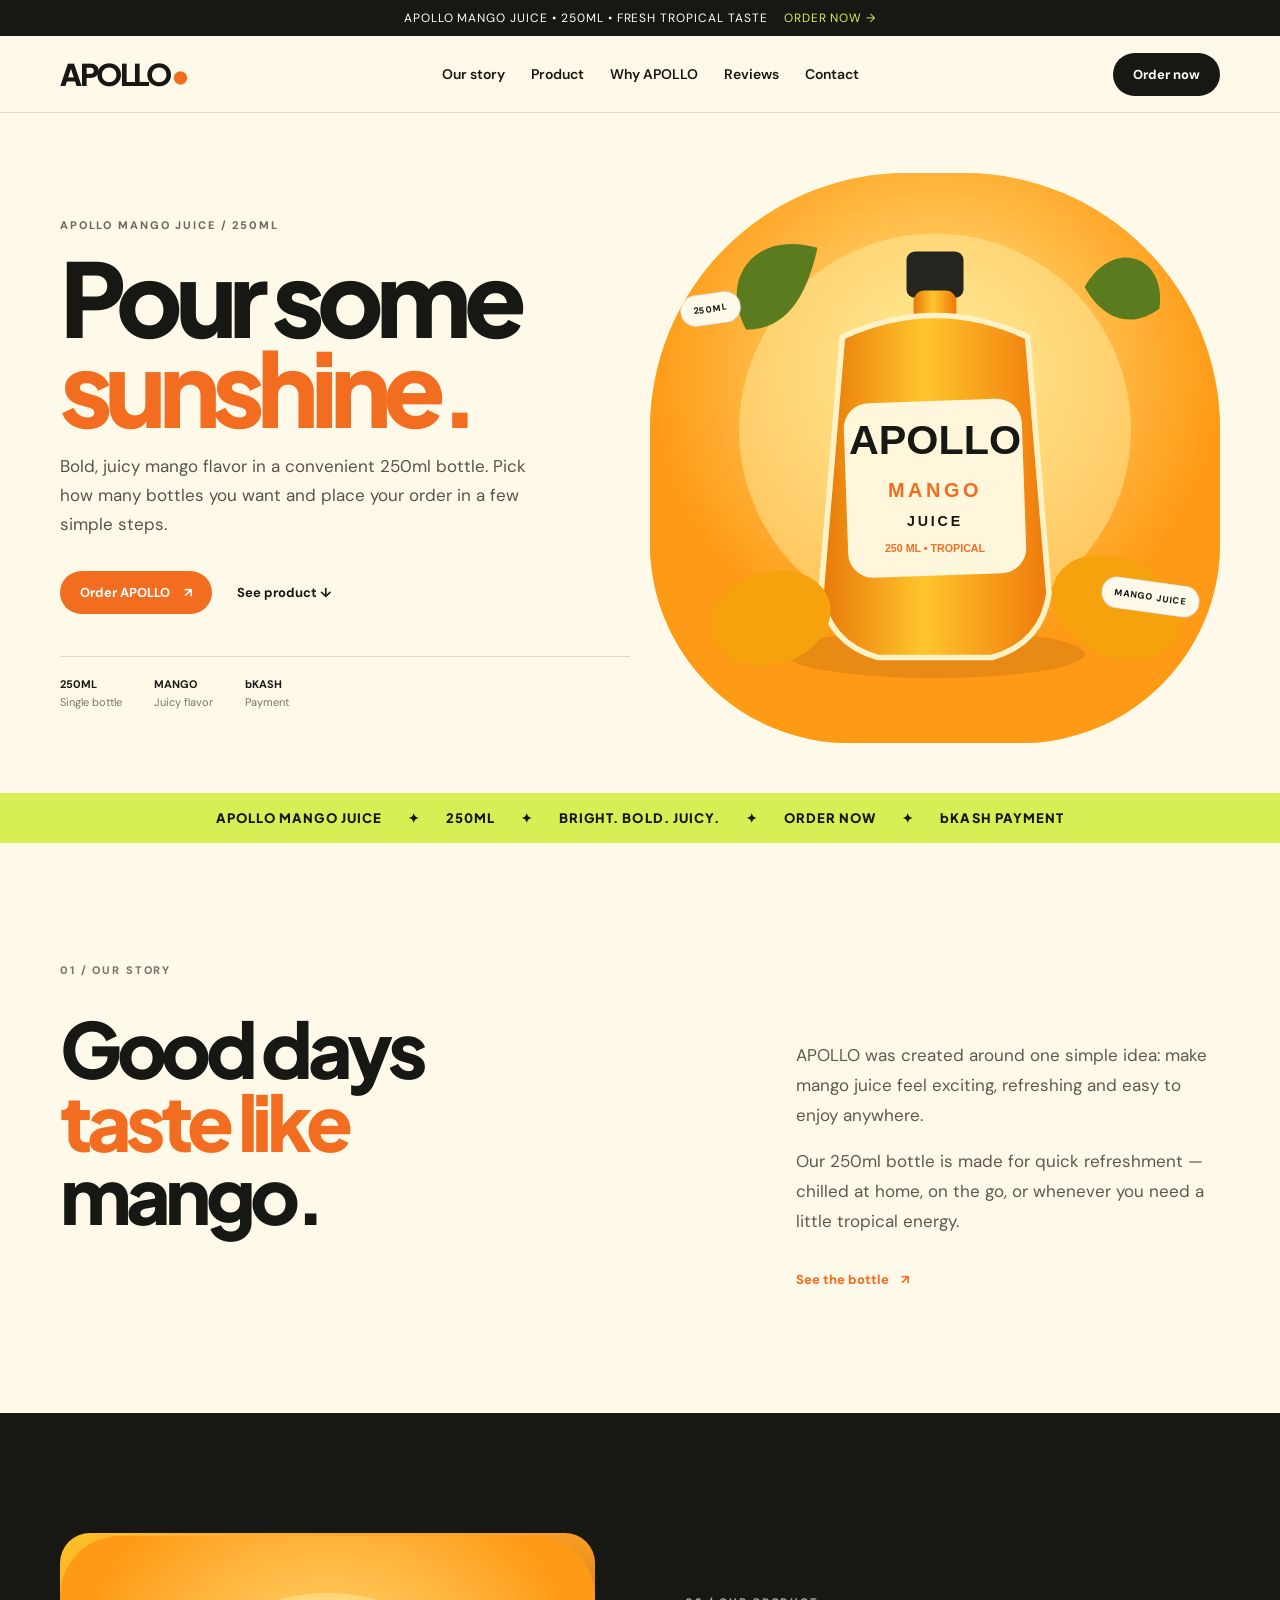
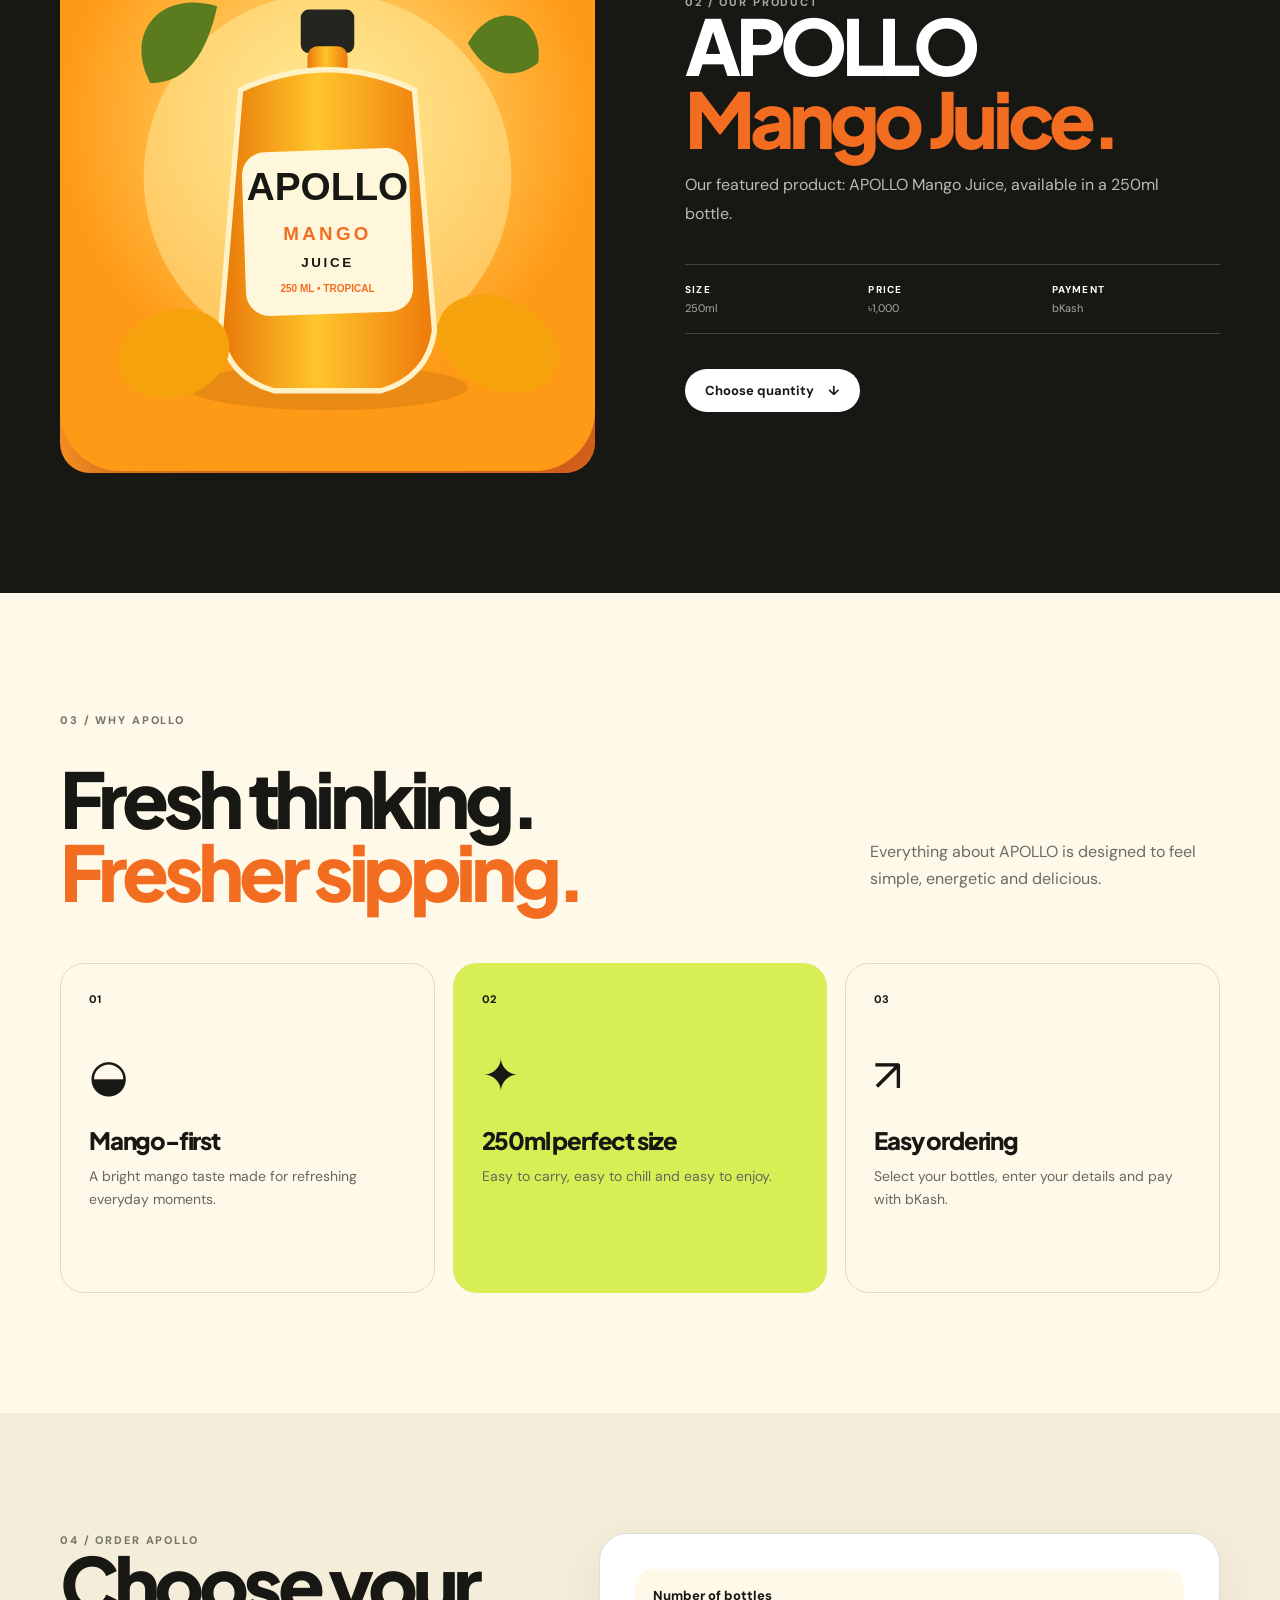
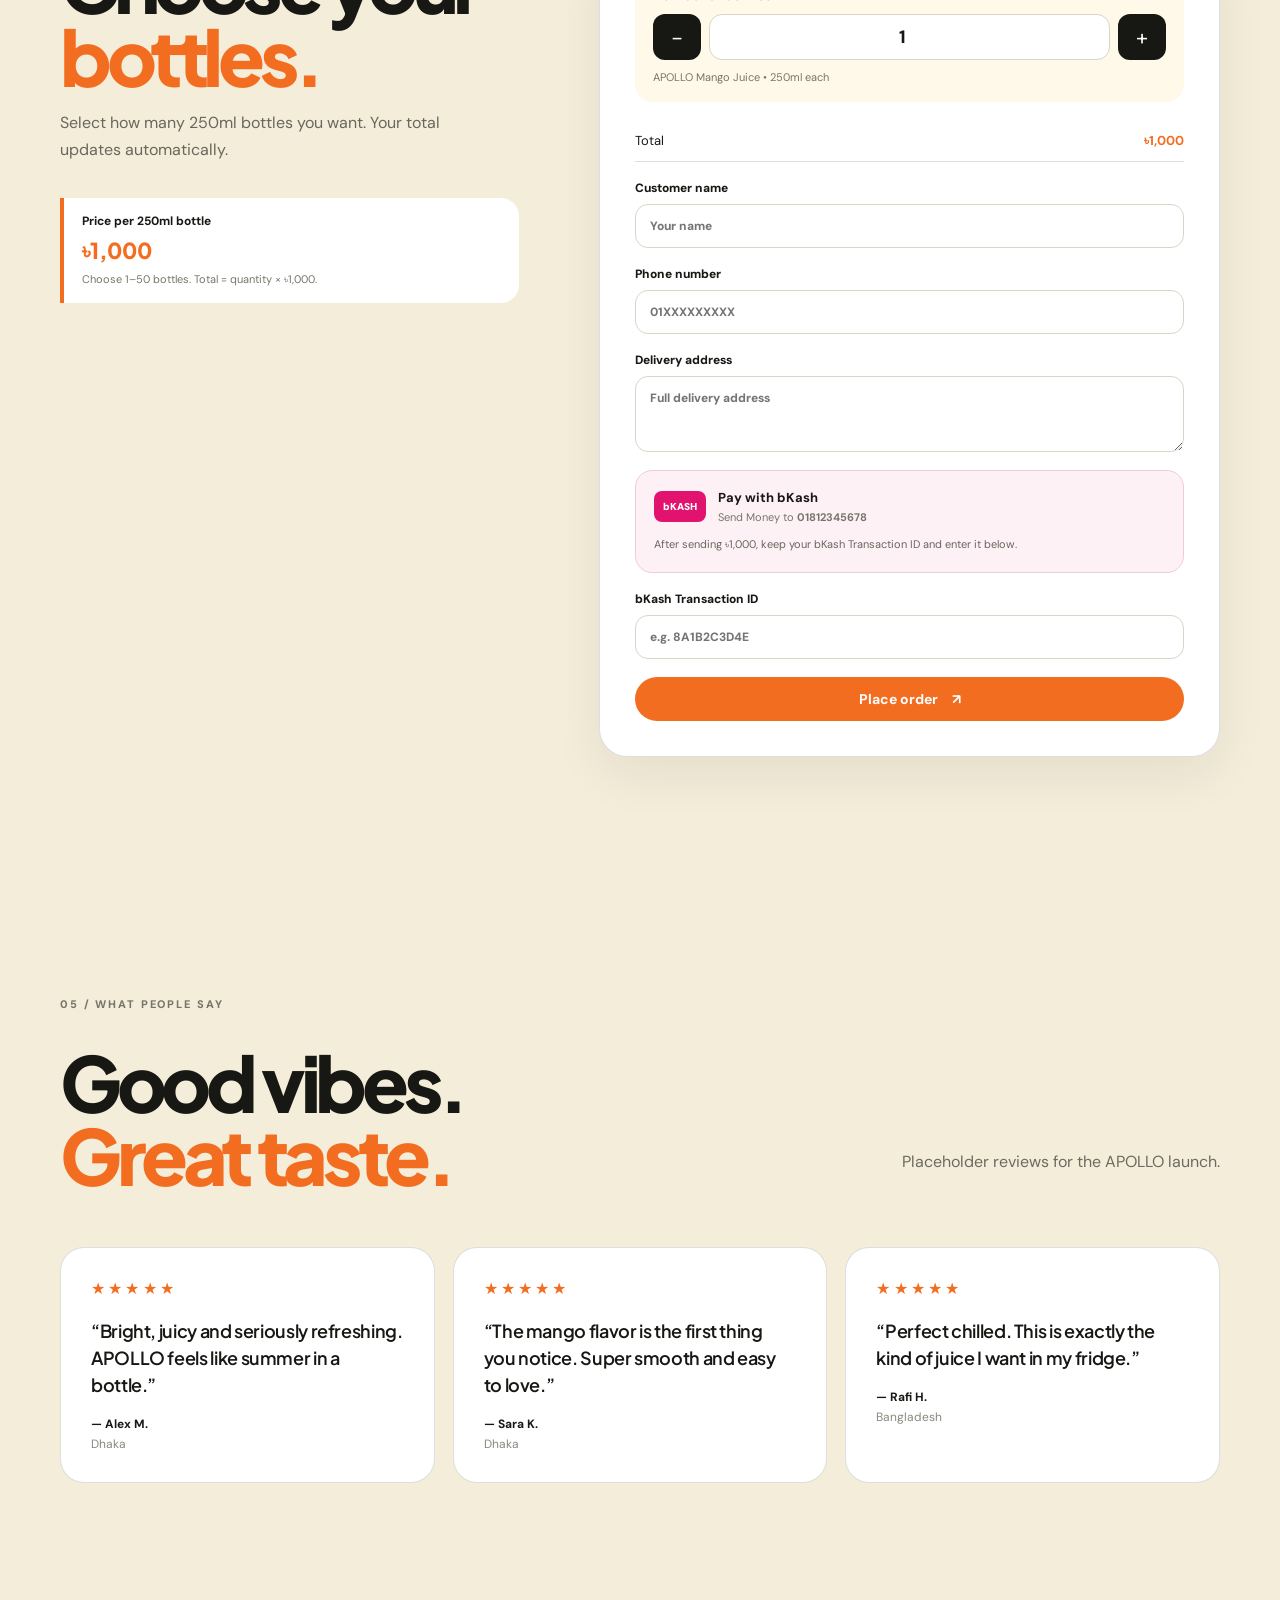
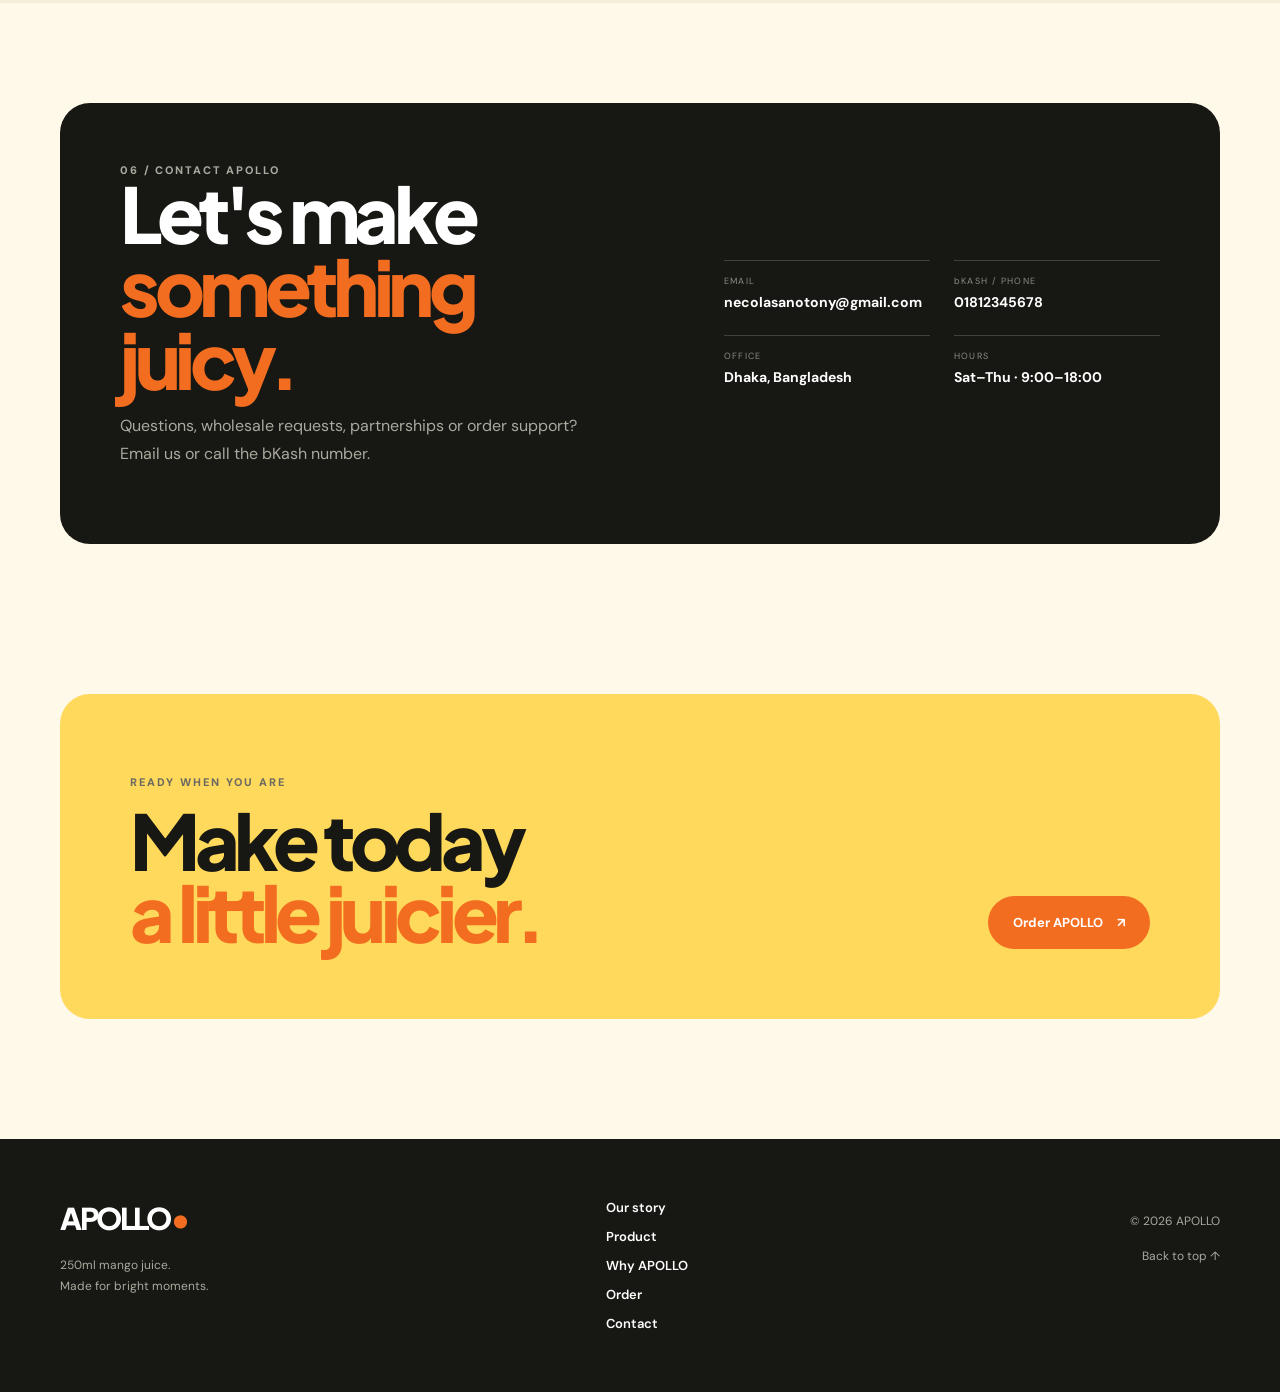
<file: index.html>
<!doctype html><html lang="en"><head><meta charset="UTF-8"/><meta name="viewport" content="width=device-width,initial-scale=1.0"/><meta name="description" content="APOLLO mango juice — 250ml tropical mango juice. Choose your quantity and place an order with bKash."/><meta name="keywords" content="APOLLO mango juice, APOLLO 250ml, mango juice Bangladesh, mango juice order"/><meta name="robots" content="index, follow"/><link rel="canonical" href="https://sarkeramit2006-netizen.github.io/apilo-juice-website/"/><meta property="og:type" content="website"/><meta property="og:title" content="APOLLO Mango Juice — 250ml"/><meta property="og:description" content="Choose your APOLLO mango juice quantity and order with bKash."/><meta property="og:url" content="https://sarkeramit2006-netizen.github.io/apilo-juice-website/"/><title>APOLLO Mango Juice | 250ml | Order Online</title><link rel="preconnect" href="https://fonts.googleapis.com"/><link rel="preconnect" href="https://fonts.gstatic.com" crossorigin/><link href="https://fonts.googleapis.com/css2?family=DM+Sans:wght@400;500;600;700&family=Plus+Jakarta+Sans:wght@600;700;800&display=swap" rel="stylesheet"/><link rel="stylesheet" href="style.css"/><script type="application/ld+json">{"@context":"https://schema.org","@type":"Product","name":"APOLLO Mango Juice 250ml","brand":{"@type":"Brand","name":"APOLLO"},"description":"Tropical mango juice in a 250ml bottle.","url":"https://sarkeramit2006-netizen.github.io/apilo-juice-website/","offers":{"@type":"Offer","priceCurrency":"BDT","price":"1000","availability":"https://schema.org/InStock"}}</script></head><body><div class="announcement">APOLLO MANGO JUICE • 250ML • FRESH TROPICAL TASTE <span>Order now →</span></div><header class="nav-wrap"><nav class="nav container" aria-label="Main navigation"><a class="logo" href="#top">APOLLO<span>•</span></a><button class="menu-btn" aria-label="Open menu" aria-expanded="false">☰</button><div class="nav-links"><a href="#story">Our story</a><a href="#product">Product</a><a href="#why">Why APOLLO</a><a href="#reviews">Reviews</a><a href="#contact">Contact</a></div><a class="nav-cta" href="#order">Order now</a></nav></header><main id="top"><section class="hero container"><div class="hero-copy reveal"><p class="eyebrow">APOLLO MANGO JUICE / 250ML</p><h1>Pour some<br/><em>sunshine.</em></h1><p class="hero-text">Bold, juicy mango flavor in a convenient 250ml bottle. Pick how many bottles you want and place your order in a few simple steps.</p><div class="hero-actions"><a class="button primary" href="#order">Order APOLLO <span>↗</span></a><a class="text-link" href="#product">See product <span>↓</span></a></div><div class="hero-meta"><div><strong>250ML</strong><span>Single bottle</span></div><div><strong>MANGO</strong><span>Juicy flavor</span></div><div><strong>bKASH</strong><span>Payment</span></div></div></div><div class="hero-art reveal"><img class="hero-product-image" src="apollo-mango.svg" alt="APOLLO 250ml mango juice bottle"/><span class="floating-note note-a">250ML</span><span class="floating-note note-b">MANGO JUICE</span></div></section><section class="ticker"><div class="ticker-track"><span>APOLLO MANGO JUICE</span><i>✦</i><span>250ML</span><i>✦</i><span>BRIGHT. BOLD. JUICY.</span><i>✦</i><span>ORDER NOW</span><i>✦</i><span>bKASH PAYMENT</span></div></section><section class="story section container" id="story"><div class="section-label">01 / OUR STORY</div><div class="story-grid"><div class="story-title reveal"><h2>Good days<br/><span>taste like</span><br/>mango.</h2></div><div class="story-copy reveal"><p>APOLLO was created around one simple idea: make mango juice feel exciting, refreshing and easy to enjoy anywhere.</p><p>Our 250ml bottle is made for quick refreshment — chilled at home, on the go, or whenever you need a little tropical energy.</p><a class="arrow-link" href="#product">See the bottle <span>↗</span></a></div></div></section><section class="product section" id="product"><div class="container product-grid"><div class="product-visual reveal"><img src="apollo-mango.svg" class="product-photo" alt="APOLLO mango juice 250ml product"/></div><div class="product-info reveal"><div class="section-label">02 / OUR PRODUCT</div><h2>APOLLO<br/><em>Mango Juice.</em></h2><p>Our featured product: APOLLO Mango Juice, available in a 250ml bottle.</p><div class="specs"><div><strong>SIZE</strong><span>250ml</span></div><div><strong>PRICE</strong><span>৳1,000</span></div><div><strong>PAYMENT</strong><span>bKash</span></div></div><a class="button dark" href="#order">Choose quantity <span>↓</span></a></div></div></section><section class="why section container" id="why"><div class="section-label">03 / WHY APOLLO</div><div class="why-head"><h2>Fresh thinking.<br/><em>Fresher sipping.</em></h2><p>Everything about APOLLO is designed to feel simple, energetic and delicious.</p></div><div class="cards"><article class="feature-card reveal"><span>01</span><div class="icon">◒</div><h3>Mango-first</h3><p>A bright mango taste made for refreshing everyday moments.</p></article><article class="feature-card accent reveal"><span>02</span><div class="icon">✦</div><h3>250ml perfect size</h3><p>Easy to carry, easy to chill and easy to enjoy.</p></article><article class="feature-card reveal"><span>03</span><div class="icon">↗</div><h3>Easy ordering</h3><p>Select your bottles, enter your details and pay with bKash.</p></article></div></section><section class="order section" id="order"><div class="container order-grid"><div class="order-intro"><div class="section-label">04 / ORDER APOLLO</div><h2>Choose your<br/><em>bottles.</em></h2><p>Select how many 250ml bottles you want. Your total updates automatically.</p><div class="price-note"><strong>Price per 250ml bottle</strong><span class="price-value">৳1,000</span><small>Choose 1–50 bottles. Total = quantity × ৳1,000.</small></div></div><form class="order-form" id="orderForm"><div class="quantity-box"><label for="quantity">Number of bottles</label><div class="quantity-control"><button type="button" id="minus">−</button><input id="quantity" name="quantity" type="number" min="1" max="50" value="1"/><button type="button" id="plus">+</button></div><span>APOLLO Mango Juice • 250ml each</span></div><div class="order-total"><span>Total</span><strong id="totalSummary">৳1,000</strong></div><label>Customer name<input required name="customerName" placeholder="Your name"/></label><label>Phone number<input required name="phone" type="tel" placeholder="01XXXXXXXXX"/></label><label>Delivery address<textarea required name="address" rows="3" placeholder="Full delivery address"></textarea></label><div class="payment-box"><div><span class="payment-badge">bKASH</span><div><strong>Pay with bKash</strong><small>Send Money to <b>01812345678</b></small></div></div><p>After sending ৳<span id="paymentTotal">1,000</span>, keep your bKash Transaction ID and enter it below.</p></div><label>bKash Transaction ID<input required name="transactionId" placeholder="e.g. 8A1B2C3D4E"/></label><button class="button primary order-submit" type="submit">Place order <span>↗</span></button><p class="order-result" id="orderResult" role="status"></p></form></div></section><section class="reviews section" id="reviews"><div class="container"><div class="section-label">05 / WHAT PEOPLE SAY</div><div class="reviews-head"><h2>Good vibes.<br/><em>Great taste.</em></h2><p>Placeholder reviews for the APOLLO launch.</p></div><div class="review-grid"><article class="review"><div>★★★★★</div><p>“Bright, juicy and seriously refreshing. APOLLO feels like summer in a bottle.”</p><strong>— Alex M.</strong><span>Dhaka</span></article><article class="review"><div>★★★★★</div><p>“The mango flavor is the first thing you notice. Super smooth and easy to love.”</p><strong>— Sara K.</strong><span>Dhaka</span></article><article class="review"><div>★★★★★</div><p>“Perfect chilled. This is exactly the kind of juice I want in my fridge.”</p><strong>— Rafi H.</strong><span>Bangladesh</span></article></div></div></section><section class="contact section container" id="contact"><div class="contact-card"><div><div class="section-label">06 / CONTACT APOLLO</div><h2>Let's make<br/><em>something juicy.</em></h2><p>Questions, wholesale requests, partnerships or order support? Email us or call the bKash number.</p></div><div class="contact-details"><a href="mailto:necolasanotony@gmail.com"><small>EMAIL</small><strong>necolasanotony@gmail.com</strong></a><a href="tel:+8801812345678"><small>bKASH / PHONE</small><strong>01812345678</strong></a><div><small>OFFICE</small><strong>Dhaka, Bangladesh</strong></div><div><small>HOURS</small><strong>Sat–Thu · 9:00–18:00</strong></div></div></div></section><section class="cta container reveal"><div><p class="eyebrow">READY WHEN YOU ARE</p><h2>Make today<br/><em>a little juicier.</em></h2></div><a class="button primary large" href="#order">Order APOLLO <span>↗</span></a></section></main><footer class="footer"><div class="container footer-grid"><div><a class="logo footer-logo" href="#top">APOLLO<span>•</span></a><p>250ml mango juice.<br/>Made for bright moments.</p></div><div class="footer-links"><a href="#story">Our story</a><a href="#product">Product</a><a href="#why">Why APOLLO</a><a href="#order">Order</a><a href="#contact">Contact</a></div><div class="footer-right"><p>© <span id="year"></span> APOLLO</p><a href="#top">Back to top ↑</a></div></div></footer><script src="script.js"></script></body></html>
</file>
<file: style.css>
:root{--ink:#171713;--cream:#fff9e9;--mango:#ffad18;--orange:#f36d21;--lime:#d7ef55;--white:#fff;--line:rgba(23,23,19,.14)}*{box-sizing:border-box}html{scroll-behavior:smooth}body{margin:0;background:var(--cream);color:var(--ink);font-family:'DM Sans',sans-serif}a{color:inherit;text-decoration:none}button,input,textarea{font:inherit}.container{width:min(1160px,calc(100% - 48px));margin:auto}.announcement{background:var(--ink);color:#fff;padding:10px;text-align:center;font-size:12px;letter-spacing:.08em;text-transform:uppercase}.announcement span{color:var(--lime);margin-left:12px}.nav-wrap{position:sticky;top:0;z-index:20;background:rgba(255,249,233,.9);backdrop-filter:blur(14px);border-bottom:1px solid var(--line)}.nav{height:76px;display:flex;align-items:center;justify-content:space-between;gap:30px}.logo{font:800 30px 'Plus Jakarta Sans';letter-spacing:-.08em}.logo span{color:var(--orange)}.nav-links{display:flex;gap:26px;font-size:14px;font-weight:600}.nav-links a:hover,.footer-links a:hover{opacity:.55}.nav-cta,.button{display:inline-flex;align-items:center;gap:14px;border:0;border-radius:100px;padding:13px 20px;font-weight:700;font-size:13px;cursor:pointer}.nav-cta{background:var(--ink);color:#fff}.menu-btn{display:none;background:none;border:0;font-size:25px}.hero{min-height:680px;display:grid;grid-template-columns:1fr 1fr;align-items:center;gap:20px;padding-top:50px;padding-bottom:40px}.eyebrow,.section-label{font-size:11px;letter-spacing:.17em;font-weight:800}.eyebrow{color:#6b6a60}.hero h1{font:800 clamp(60px,8vw,104px)/.88 'Plus Jakarta Sans';letter-spacing:-.075em;margin:20px 0}.hero h1 em,.story-title span,.product-info em,.why-head em,.cta em,.reviews-head em,.contact-card em,.order-intro em{font-style:normal;color:var(--orange)}.hero-text{max-width:470px;font-size:17px;line-height:1.7;color:#55544c}.hero-actions{display:flex;align-items:center;gap:25px;margin:32px 0}.button.primary{background:var(--orange);color:#fff}.button.primary:hover{transform:translateY(-2px)}.text-link{font-weight:700;font-size:13px}.hero-meta{display:flex;gap:32px;border-top:1px solid var(--line);padding-top:20px;margin-top:42px}.hero-meta div{display:grid;gap:4px}.hero-meta strong{font-size:11px}.hero-meta span{font-size:11px;color:#77756a}.hero-art{height:570px;position:relative;overflow:hidden;border-radius:45% 45% 35% 35%;background:linear-gradient(145deg,#ffdb5a,#ff9b16);isolation:isolate}.sun{position:absolute;width:470px;height:470px;border-radius:50%;background:#ffe78c;left:50%;top:50%;transform:translate(-50%,-50%);opacity:.65}.burst{position:absolute;background:#f47722;width:170px;height:18px;border-radius:50%;transform-origin:center;opacity:.5}.burst-one{top:80px;left:40px;transform:rotate(35deg)}.burst-two{bottom:100px;right:30px;transform:rotate(-35deg)}.burst-three{top:180px;right:-25px;transform:rotate(70deg)}.leaf{position:absolute;width:130px;height:55px;background:#5c7b20;border-radius:100% 0 100% 0;opacity:.9}.leaf-a{right:20px;top:60px;transform:rotate(35deg)}.leaf-b{left:0;bottom:100px;transform:rotate(205deg)}.hero-product-image{position:absolute;width:min(100%,620px);height:620px;object-fit:contain;left:50%;top:50%;transform:translate(-50%,-50%);z-index:4;filter:drop-shadow(18px 22px 15px rgba(80,40,0,.2))}.floating-note{position:absolute;z-index:5;background:#fff9e9;border:1px solid var(--line);padding:9px 12px;border-radius:100px;font-size:9px;font-weight:800;letter-spacing:.1em}.note-a{top:120px;left:30px;transform:rotate(-8deg)}.note-b{bottom:130px;right:20px;transform:rotate(8deg)}.ticker{background:var(--lime);overflow:hidden;padding:17px 0;white-space:nowrap}.ticker-track{display:flex;justify-content:center;gap:26px;font:800 13px 'Plus Jakarta Sans';letter-spacing:.08em}.ticker i{font-style:normal}.section{padding:120px 0}.section-label{color:#77756a}.story-grid{display:grid;grid-template-columns:1.2fr .8fr;gap:100px;margin-top:35px}.story-title h2,.product-info h2,.why-head h2,.cta h2,.reviews-head h2,.contact-card h2,.order-intro h2{font:800 clamp(50px,6vw,80px)/.95 'Plus Jakarta Sans';letter-spacing:-.07em;margin:0}.story-copy{padding-top:12px;font-size:17px;line-height:1.75;color:#5b5a51}.story-copy p{max-width:470px}.arrow-link{display:inline-flex;gap:12px;margin-top:15px;font-weight:800;color:var(--orange);font-size:13px}.product{background:var(--ink);color:#fff}.product-grid{display:grid;grid-template-columns:1fr 1fr;align-items:center;gap:90px}.product-visual{height:540px;position:relative;border-radius:30px;background:linear-gradient(145deg,#ffbf27,#f06b20);overflow:hidden;display:flex;align-items:center;justify-content:center}.product-photo{width:100%;height:100%;object-fit:contain;filter:drop-shadow(15px 20px 14px rgba(60,30,0,.2))}.product-info p{max-width:500px;line-height:1.8;color:#bcbcb2;font-size:16px}.product-info .section-label{color:#aaa99f}.specs{display:grid;grid-template-columns:repeat(3,1fr);border-top:1px solid #44443d;border-bottom:1px solid #44443d;margin:35px 0;padding:18px 0;gap:15px}.specs div{display:grid;gap:5px}.specs strong{font-size:10px;letter-spacing:.12em}.specs span{font-size:11px;color:#aaa99f}.button.dark{background:#fff;color:var(--ink)}.why-head,.reviews-head{display:flex;justify-content:space-between;align-items:end;gap:50px;margin:35px 0 55px}.why-head p,.reviews-head p{max-width:350px;line-height:1.7;color:#6c6b61}.cards,.review-grid{display:grid;grid-template-columns:repeat(3,1fr);gap:18px}.feature-card{min-height:330px;padding:28px;border:1px solid var(--line);border-radius:24px;display:flex;flex-direction:column}.feature-card.accent{background:var(--lime);border-color:transparent}.feature-card>span{font-size:11px;font-weight:800}.icon{font-size:45px;margin:40px 0 20px}.feature-card h3{font:800 24px 'Plus Jakarta Sans';margin:0 0 10px;letter-spacing:-.05em}.feature-card p{color:#68675d;line-height:1.6;font-size:14px;margin:0}.order{background:#f4edda}.order-grid{display:grid;grid-template-columns:.85fr 1.15fr;gap:80px;align-items:start}.order-intro>p{max-width:440px;line-height:1.7;color:#69675d}.price-note{margin-top:35px;border-left:4px solid var(--orange);padding:15px 18px;background:#fff;border-radius:0 18px 18px 0;display:grid;gap:7px}.price-note strong{font-size:12px}.price-value{font:800 22px 'Plus Jakarta Sans';color:var(--orange)}.price-note small{font-size:11px;line-height:1.5;color:#77756a}.order-form{background:#fff;padding:35px;border-radius:28px;border:1px solid var(--line);box-shadow:0 18px 50px rgba(30,25,10,.07);display:grid;gap:18px}.order-form label{display:grid;gap:8px;font-size:12px;font-weight:800}.order-form input,.order-form textarea{width:100%;border:1px solid #d9d5c8;border-radius:13px;padding:13px 14px;outline:none;background:#fff;color:var(--ink)}.order-form input:focus,.order-form textarea:focus{border-color:var(--orange);box-shadow:0 0 0 3px rgba(243,109,33,.1)}.quantity-box{background:var(--cream);padding:18px;border-radius:18px;display:grid;gap:10px}.quantity-box label{font-size:13px}.quantity-control{display:grid;grid-template-columns:48px 1fr 48px;align-items:center;gap:8px}.quantity-control button{height:46px;border:0;border-radius:12px;background:var(--ink);color:#fff;font-size:22px;cursor:pointer}.quantity-control input{text-align:center;font-weight:800;font-size:18px;height:46px}.quantity-box>span{font-size:11px;color:#77756a}.order-total{display:flex;justify-content:space-between;padding:12px 0;border-bottom:1px solid var(--line);font-size:13px}.order-total strong{color:var(--orange)}.payment-box{background:#fdf1f6;border:1px solid #f0ccd9;border-radius:17px;padding:18px}.payment-box>div{display:flex;gap:12px;align-items:center}.payment-badge{background:#e2136e;color:#fff;font-size:10px;font-weight:900;padding:9px;border-radius:8px}.payment-box strong{display:block;font-size:13px}.payment-box small{display:block;font-size:11px;margin-top:4px;color:#77756a}.payment-box p{font-size:11px;line-height:1.6;color:#68665d;margin:12px 0 0}.order-submit{justify-content:center;width:100%;font-size:14px}.order-result{display:none;margin:0;padding:13px;border-radius:12px;background:#e9f7d0;color:#385000;font-size:12px;line-height:1.6}.reviews{background:#f4edda}.review{padding:30px;background:#fff;border-radius:24px;border:1px solid var(--line);min-height:230px}.review div{color:var(--orange);letter-spacing:.2em}.review p{font:600 18px/1.5 'Plus Jakarta Sans';letter-spacing:-.02em}.review strong,.review span{display:block;font-size:12px}.review span{color:#8a887c;margin-top:4px}.contact{padding-top:100px}.contact-card{background:var(--ink);color:#fff;border-radius:30px;padding:60px;display:grid;grid-template-columns:1.1fr .9fr;gap:70px}.contact-card p{max-width:470px;color:#aaa99f;line-height:1.75}.contact-card .section-label{color:#aaa99f}.contact-details{display:grid;grid-template-columns:1fr 1fr;gap:24px;align-content:center}.contact-details a,.contact-details div{display:grid;gap:6px;border-top:1px solid #414139;padding-top:14px}.contact-details small{font-size:9px;letter-spacing:.15em;color:#8d8c83}.contact-details strong{font-size:14px}.cta{margin-top:30px;margin-bottom:120px;padding:70px;border-radius:30px;background:#ffd95b;display:flex;align-items:end;justify-content:space-between;gap:30px}.cta h2{margin-top:15px}.button.large{padding:18px 25px}.footer{background:var(--ink);color:#fff;padding:60px 0}.footer-grid{display:grid;grid-template-columns:1.5fr 1fr .7fr;gap:40px}.footer-logo{display:block;margin-bottom:18px}.footer p{color:#aaa99f;font-size:12px;line-height:1.7}.footer-links{display:grid;gap:12px;font-size:13px;font-weight:600}.footer-right{text-align:right}.footer-right a{font-size:12px;color:#aaa99f}.reveal{opacity:0;transform:translateY(20px);transition:.8s ease}.reveal.visible{opacity:1;transform:none}@media(max-width:800px){.container{width:min(100% - 30px,600px)}.nav{height:68px}.nav-links,.nav-cta{display:none}.menu-btn{display:block}.nav.open .nav-links{display:flex;position:absolute;left:0;right:0;top:68px;background:var(--cream);padding:20px 30px;flex-direction:column;border-bottom:1px solid var(--line)}.hero{grid-template-columns:1fr;padding-top:35px}.hero h1{font-size:70px}.hero-art{height:500px}.hero-meta{gap:15px}.story-grid,.product-grid,.order-grid,.contact-card{grid-template-columns:1fr;gap:45px}.section{padding:80px 0}.product-visual{height:460px}.why-head,.reviews-head{display:block}.cards,.review-grid{grid-template-columns:1fr}.contact-card{padding:40px 28px}.contact-details{grid-template-columns:1fr}.cta{margin-bottom:70px;padding:45px 28px;display:block}.cta .button{margin-top:30px}.footer-grid{grid-template-columns:1fr 1fr}.footer-right{text-align:left}.footer-links{order:3}.floating-note{display:none}.order-form{padding:24px}}
</file>
